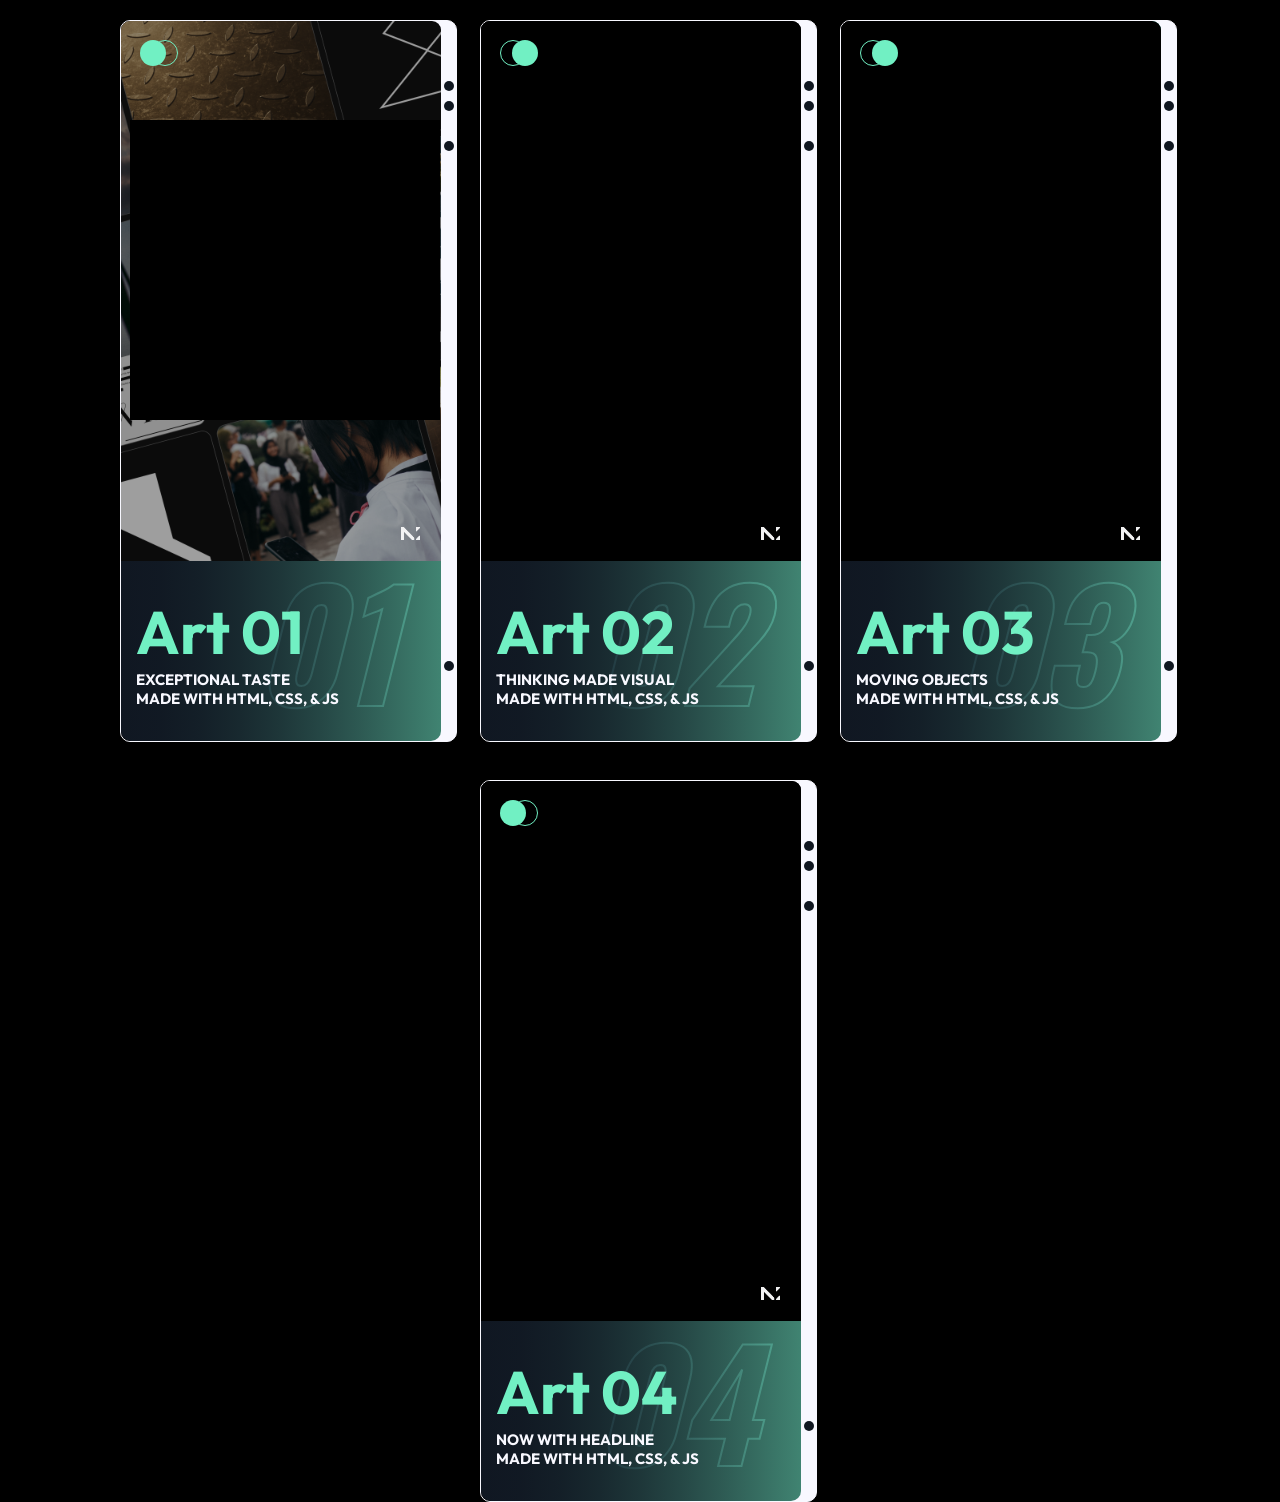
<file: index.html>
<!DOCTYPE html>
<html lang="en">
  <head>
    <meta charset="UTF-8" />
    <meta name="viewport" content="width=device-width, initial-scale=1.0" />
    <link rel="stylesheet" href="card.css" />
    <script src="card.js" defer></script>
    <title>Animation</title>
  </head>
  <body>
    <div class="container">
      <div class="card">
        <div class="border">
          <br /><br /><br />
          <div class="circle"></div>
          <br />
          <div class="circle"></div>
          <br /><br />
          <div class="circle"></div>
          <br /><br /><br /><br /><br /><br /><br /><br /><br />
          <br /><br /><br /><br /><br /><br /><br /><br /><br />
          <br /><br /><br /><br /><br /><br /><br /><br />
          <div class="circle"></div>
        </div>
        <div class="content"><img src="src/1.png" /></div>
        <div class="bot-sect">
          <div class="act">01</div>
          <div class="title">Art 01</div>
          <div class="text">EXCEPTIONAL TASTE</div>
          <div class="text">MADE WITH HTML, CSS, & JS</div>
        </div>
        <div class="motion"></div>
        <div class="headline">
          <div class="text-row">
            <div class="block-hid"></div>
            <div class="block"></div>
            MOTION
          </div>
          <div class="text-row">
            <div class="block-hid"></div>
            <div class="block"></div>
            GRAPHIC
          </div>
          <div class="text-row">
            <div class="block-hid"></div>
            <div class="block"></div>
            PROJECT
          </div>
        </div>
        <div class="overlay">
          <div class="corner-circle"></div>
          <div class="corner-circle-outline"></div>
          <img src="src/logo.png" class="logo" />
        </div>
      </div>
      <div class="card">
        <div class="border">
          <br /><br /><br />
          <div class="circle"></div>
          <br />
          <div class="circle"></div>
          <br /><br />
          <div class="circle"></div>
          <br /><br /><br /><br /><br /><br /><br /><br /><br />
          <br /><br /><br /><br /><br /><br /><br /><br /><br />
          <br /><br /><br /><br /><br /><br /><br /><br />
          <div class="circle"></div>
        </div>
        <div class="content"><img src="src/2.png" /></div>
        <div class="bot-sect">
          <div class="act">02</div>
          <div class="title">Art 02</div>
          <div class="text">THINKING MADE VISUAL</div>
          <div class="text">MADE WITH HTML, CSS, & JS</div>
        </div>
        <div class="motion"></div>
        <div class="headline">
          <div class="text-row">
            <div class="block-hid"></div>
            <div class="block"></div>
            WEBSITE
          </div>
          <div class="text-row">
            <div class="block-hid"></div>
            <div class="block"></div>
            BASED
          </div>
          <div class="text-row">
            <div class="block-hid"></div>
            <div class="block"></div>
            ART
          </div>
        </div>
        <div class="overlay">
          <div class="corner-circle"></div>
          <div class="corner-circle-outline"></div>
          <img src="src/logo.png" class="logo" />
        </div>
      </div>
      <div class="card">
        <div class="border">
          <br /><br /><br />
          <div class="circle"></div>
          <br />
          <div class="circle"></div>
          <br /><br />
          <div class="circle"></div>
          <br /><br /><br /><br /><br /><br /><br /><br /><br />
          <br /><br /><br /><br /><br /><br /><br /><br /><br />
          <br /><br /><br /><br /><br /><br /><br /><br />
          <div class="circle"></div>
        </div>
        <div class="content"><img src="src/3.png" /></div>
        <div class="bot-sect">
          <div class="act">03</div>
          <div class="title">Art 03</div>
          <div class="text">MOVING OBJECTS</div>
          <div class="text">MADE WITH HTML, CSS, & JS</div>
        </div>
        <div class="motion"></div>
        <div class="headline">
          <div class="text-row">
            <div class="block-hid"></div>
            <div class="block"></div>
            HAND
          </div>
          <div class="text-row">
            <div class="block-hid"></div>
            <div class="block"></div>
            CRAFTED
          </div>
          <div class="text-row">
            <div class="block-hid"></div>
            <div class="block"></div>
            CREATION
          </div>
        </div>
        <div class="overlay">
          <div class="corner-circle"></div>
          <div class="corner-circle-outline"></div>
          <img src="src/logo.png" class="logo" />
        </div>
      </div>
      <div class="card">
        <div class="border">
          <br /><br /><br />
          <div class="circle"></div>
          <br />
          <div class="circle"></div>
          <br /><br />
          <div class="circle"></div>
          <br /><br /><br /><br /><br /><br /><br /><br /><br />
          <br /><br /><br /><br /><br /><br /><br /><br /><br />
          <br /><br /><br /><br /><br /><br /><br /><br />
          <div class="circle"></div>
        </div>
        <div class="content"><img src="src/4.png" /></div>
        <div class="bot-sect">
          <div class="act">04</div>
          <div class="title">Art 04</div>
          <div class="text">NOW WITH HEADLINE</div>
          <div class="text">MADE WITH HTML, CSS, & JS</div>
        </div>
        <div class="motion"></div>
        <div class="headline">
          <div class="text-row">
            <div class="block-hid"></div>
            <div class="block"></div>
            2 DAYS
          </div>
          <div class="text-row">
            <div class="block-hid"></div>
            <div class="block"></div>
            OF
          </div>
          <div class="text-row">
            <div class="block-hid"></div>
            <div class="block"></div>
            WORK
          </div>
        </div>
        <div class="overlay">
          <div class="corner-circle"></div>
          <div class="corner-circle-outline"></div>
          <img src="src/logo.png" class="logo" />
        </div>
      </div>
    </div>
  </body>
</html>
</file>
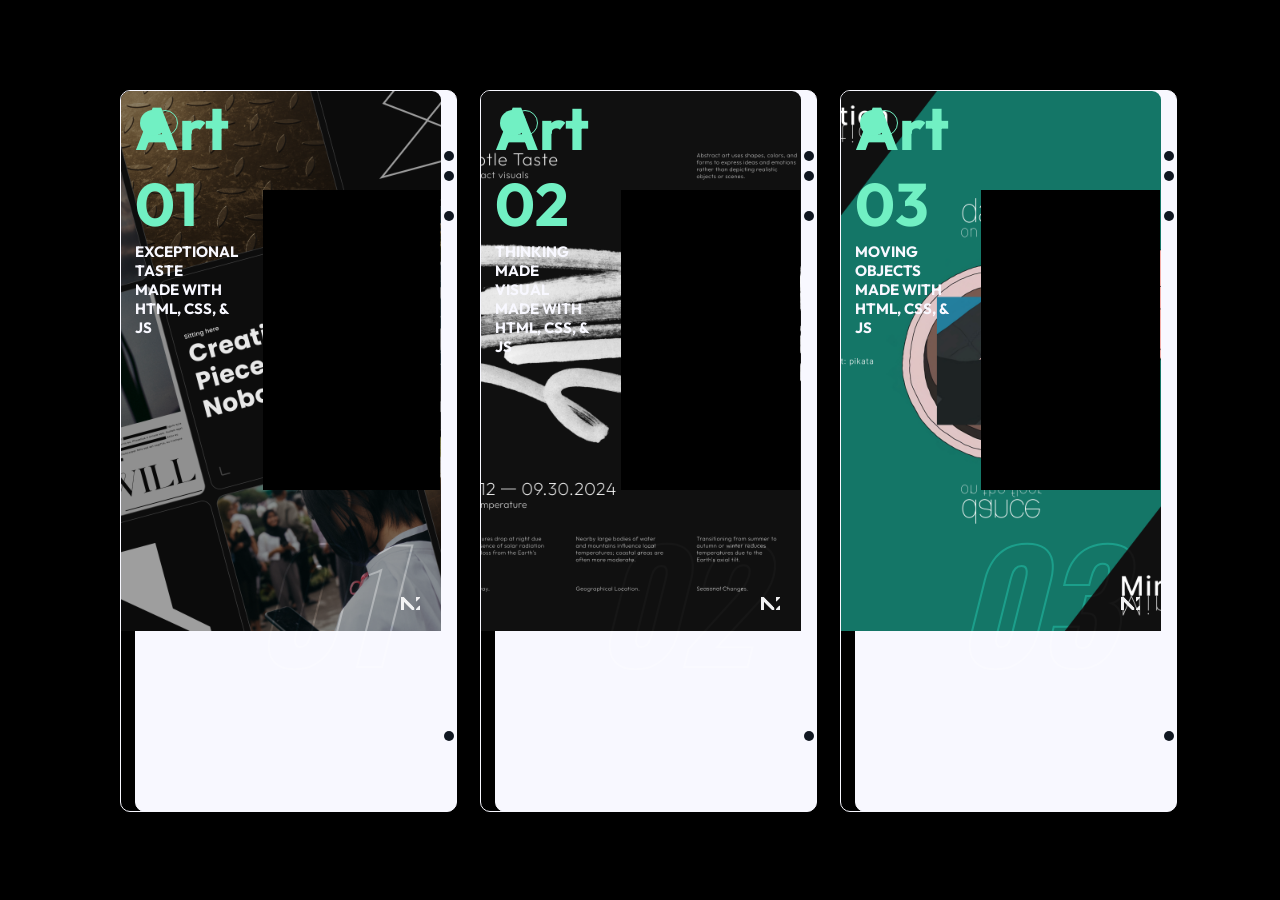
<file: card.html>
<!DOCTYPE html>
<html lang="en">
  <head>
    <meta charset="UTF-8" />
    <meta name="viewport" content="width=device-width, initial-scale=1.0" />
    <link rel="stylesheet" href="card.css" />
    <script src="card.js" defer></script>
    <title>Animation</title>
  </head>
  <body>
    <div class="container">
      <div class="card">
        <div class="border">
          <br /><br /><br />
          <div class="circle"></div>
          <br />
          <div class="circle"></div>
          <br /><br />
          <div class="circle"></div>
          <br /><br /><br /><br /><br /><br /><br /><br /><br />
          <br /><br /><br /><br /><br /><br /><br /><br /><br />
          <br /><br /><br /><br /><br /><br /><br /><br />
          <div class="circle"></div>
        </div>
        <div class="content"><img src="src/1.png" /></div>
        <div class="hero">
          <div class="act">01</div>
          <div class="title">Art 01</div>
          <div class="text">EXCEPTIONAL TASTE</div>
          <div class="text">MADE WITH HTML, CSS, & JS</div>
        </div>
        <div class="motion"></div>
        <div class="headline">
          <div class="text-row">
            <div class="block-hid"></div>
            <div class="block"></div>
            MOTION
          </div>
          <div class="text-row">
            <div class="block-hid"></div>
            <div class="block"></div>
            GRAPHIC
          </div>
          <div class="text-row">
            <div class="block-hid"></div>
            <div class="block"></div>
            PROJECT
          </div>
        </div>
        <div class="overlay">
          <div class="corner-circle"></div>
          <div class="corner-circle-outline"></div>
          <img src="src/logo.png" class="logo" />
        </div>
      </div>
      <div class="card">
        <div class="border">
          <br /><br /><br />
          <div class="circle"></div>
          <br />
          <div class="circle"></div>
          <br /><br />
          <div class="circle"></div>
          <br /><br /><br /><br /><br /><br /><br /><br /><br />
          <br /><br /><br /><br /><br /><br /><br /><br /><br />
          <br /><br /><br /><br /><br /><br /><br /><br />
          <div class="circle"></div>
        </div>
        <div class="content"><img src="src/2.png" /></div>
        <div class="hero">
          <div class="act">02</div>
          <div class="title">Art 02</div>
          <div class="text">THINKING MADE VISUAL</div>
          <div class="text">MADE WITH HTML, CSS, & JS</div>
        </div>
        <div class="motion"></div>
        <div class="headline">
          <div class="text-row">
            <div class="block-hid"></div>
            <div class="block"></div>
            WEBSITE
          </div>
          <div class="text-row">
            <div class="block-hid"></div>
            <div class="block"></div>
            BASED
          </div>
          <div class="text-row">
            <div class="block-hid"></div>
            <div class="block"></div>
            ART
          </div>
        </div>
        <div class="overlay">
          <div class="corner-circle"></div>
          <div class="corner-circle-outline"></div>
          <img src="src/logo.png" class="logo" />
        </div>
      </div>
      <div class="card">
        <div class="border">
          <br /><br /><br />
          <div class="circle"></div>
          <br />
          <div class="circle"></div>
          <br /><br />
          <div class="circle"></div>
          <br /><br /><br /><br /><br /><br /><br /><br /><br />
          <br /><br /><br /><br /><br /><br /><br /><br /><br />
          <br /><br /><br /><br /><br /><br /><br /><br />
          <div class="circle"></div>
        </div>
        <div class="content"><img src="src/3.png" /></div>
        <div class="hero">
          <div class="act">03</div>
          <div class="title">Art 03</div>
          <div class="text">MOVING OBJECTS</div>
          <div class="text">MADE WITH HTML, CSS, & JS</div>
        </div>
        <div class="motion"></div>
        <div class="headline">
          <div class="text-row">
            <div class="block-hid"></div>
            <div class="block"></div>
            HAND
          </div>
          <div class="text-row">
            <div class="block-hid"></div>
            <div class="block"></div>
            CRAFTED
          </div>
          <div class="text-row">
            <div class="block-hid"></div>
            <div class="block"></div>
            CREATION
          </div>
        </div>
        <div class="overlay">
          <div class="corner-circle"></div>
          <div class="corner-circle-outline"></div>
          <img src="src/logo.png" class="logo" />
        </div>
      </div>
      <!-- <div class="card">
        <div class="border">
          <br /><br /><br />
          <div class="circle"></div>
          <br />
          <div class="circle"></div>
          <br /><br />
          <div class="circle"></div>
          <br /><br /><br /><br /><br /><br /><br /><br /><br />
          <br /><br /><br /><br /><br /><br /><br /><br /><br />
          <br /><br /><br /><br /><br /><br /><br /><br />
          <div class="circle"></div>
        </div>
        <div class="content"><img src="src/4.png" /></div>
        <div class="hero">
          <div class="act">04</div>
          <div class="title">Art 04</div>
          <div class="text">NOW WITH HEADLINE</div>
          <div class="text">MADE WITH HTML, CSS, & JS</div>
        </div>
        <div class="motion"></div>
        <div class="headline">
          <div class="text-row">
            <div class="block-hid"></div>
            <div class="block"></div>
            2 DAYS
          </div>
          <div class="text-row">
            <div class="block-hid"></div>
            <div class="block"></div>
            OF
          </div>
          <div class="text-row">
            <div class="block-hid"></div>
            <div class="block"></div>
            WORK
          </div>
        </div>
        <div class="overlay">
          <div class="corner-circle"></div>
          <div class="corner-circle-outline"></div>
          <img src="src/logo.png" class="logo" />
        </div>
      </div> -->
    </div>
  </body>
</html>
</file>
<file: card.css>
@import url("https://fonts.googleapis.com/css2?family=Oswald:wght@200..700&family=Outfit:wght@100..900&display=swap");

* {
  margin: 0;
  padding: 0;
  color: #f8f8ff;
  font-family: Outfit, sans-serif;
  transition-timing-function: cubic-bezier(0.69, 0, 0, 1);
}

html {
  overflow-x: hidden;
}

body {
  background-color: #000;
}

.container {
  width: 100vw;
  height: 100vh;
  display: flex;
  align-items: center;
  justify-content: center;
  flex-wrap: wrap;
  flex-direction: row;
}

.card {
  width: 25%;
  height: 80%;
  margin: 20px;
  display: flex;
  position: relative;
}

.border {
  height: 100%;
  width: 100%;
  position: absolute;
  margin: 0 0 0 15px;
  border-radius: 10px;
  display: inline-block;
  border: #f8f8ff 1px solid;
  background-color: #f8f8ff;
}

.circle {
  width: 10px;
  height: 10px;
  float: right;
  margin: 0 2px 0 0;
  border-radius: 100px;
  background-color: #101721;
}

.content {
  width: 100%;
  height: 100%;
  display: flex;
  position: absolute;
  border-radius: 10px;
  border: #f8f8ff 1px solid;
}

.content > img {
  width: 100%;
  height: 75%;
  border-radius: 9px 9px 0 0;
  object-fit: cover;
  object-position: center;
}

.motion {
  height: 75%;
  width: 100%;
  position: absolute;
  border-radius: 9px 9px 0 0;
  margin: 1px 0 0 1px;
  display: inline-block;
  transition-delay: 2300ms;
  transform: scaley(100vw);
  transform-origin: bottom;
  transition-property: all;
  transition-duration: 0.8s;
  background-color: #000;
}

.show {
  transform: scaley(0);
}

.overlay {
  width: 100%;
  height: 75%;
  position: absolute;
  border-radius: 10px;
  display: inline-block;
}

.logo {
  right: 84%;
  width: 6%;
  bottom: 0;
  height: auto;
  margin: 20px;
  position: absolute;
  transition-delay: 600ms;
  transition-duration: 1s;
  transition-property: all;
}

.right {
  right: 0;
}

.corner-circle {
  width: 26px;
  height: 26px;
  margin: 20px;
  margin-left: 32px;
  position: absolute;
  border-radius: 100px;
  transition-delay: 600ms;
  transition-property: all;
  transition-duration: 0.8s;
  background-color: #71f0c3;
}

.corner-circle-outline {
  width: 24px;
  height: 24px;
  margin: 20px;
  position: absolute;
  border-radius: 100px;
  transition-delay: 600ms;
  transition-property: all;
  transition-duration: 0.8s;
  border: #71f0c3 1px solid;
}

.switch {
  margin-left: 20px;
}

.switch-outline {
  margin-left: 32px;
}

.bot-sect {
  bottom: 0;
  width: 100%;
  height: 25%;
  overflow: hidden;
  position: absolute;
  margin: 0 0 -1px 1px;
  align-content: center;
  border-radius: 0 0 10px 10px;
  background: linear-gradient(
    90deg,
    rgb(6.275% 9.02% 13.333%) 0%,
    rgb(6.636% 9.837% 13.932%) 12.5%,
    rgb(7.707% 12.258% 15.707%) 25%,
    rgb(9.447% 16.19% 18.588%) 37.5%,
    rgb(11.788% 21.482% 22.465%) 50%,
    rgb(14.64% 27.93% 27.189%) 62.5%,
    rgb(17.895% 35.286% 32.579%) 75%,
    rgb(21.426% 43.268% 38.428%) 87.5%,
    rgb(25.098% 51.569% 44.51%) 100%,
    rgb(28.77% 59.87% 50.592%) 112.5%,
    rgb(32.301% 67.851% 56.441%) 125%,
    rgb(35.556% 75.208% 61.831%) 137.5%,
    rgb(38.408% 81.655% 66.555%) 150%,
    rgb(40.749% 86.947% 70.432%) 162.5%,
    rgb(42.489% 90.879% 73.313%) 175%,
    rgb(43.56% 93.3% 75.087%) 187.5%,
    rgb(43.922% 94.118% 75.686%) 200%
  );
}

.act {
  top: 80%;
  right: 0;
  opacity: 0;
  opacity: 0%;
  font-size: 150px;
  font-weight: bold;
  margin-right: 45px;
  position: absolute;
  color: transparent;
  font-style: italic;
  font-family: Oswald;
  mix-blend-mode: overlay;
  transition-property: all;
  transition-duration: 1s;
  transform: translateY(-80%);
  -webkit-text-stroke: 2px #ffffff59;
}

.title {
  padding: 0 15px;
  font-size: 60px;
  color: #71f0c3;
  font-weight: bold;
  transition-property: all;
  transition-duration: 1s;
  transform: translateX(-60%);
  animation: flicker 1s;
  animation-delay: 700ms;
}

.text {
  padding: 0 15px;
  font-size: 15px;
  color: #f8f8ff;
  font-weight: bold;
  transition-property: all;
  transition-duration: 1s;
  transform: translateX(-75%);
  animation: flicker 1s;
  animation-delay: 700ms;
}

.done {
  transform: translateX(0);
}

.doneAct {
  opacity: 100%;
}

.headline {
  width: 100%;
  padding: 100px 0 0 10px;
  overflow: hidden;
}

.text-row {
  width: 100%;
  height: 100px;
  font-size: 100px;
  font-weight: 700;
  line-height: 95%;
  overflow: hidden;
  position: relative;
  font-family: Oswald, sans-serif;
  letter-spacing: -2.5px;
}

.block-hid {
  right: 0;
  width: 0%;
  height: inherit;
  position: absolute;
  background: #000;
  transform-origin: left;
  transition-delay: 600ms;
  transition-property: all;
  transition-duration: 1.5s;
}

.slin-hid {
  width: 100%;
}

.block {
  right: 0;
  width: 0%;
  height: inherit;
  position: absolute;
  background: #71f0c3;
  transform: scaleX(100%);
  transform-origin: right;
  transition-delay: 600ms;
  transition-property: all;
  transition-duration: 1.5s;
}

.slin {
  width: 150%;
  right: 100%;
  transform: scaleX(0%);
}

.nothing {
  display: none;
}

@keyframes flicker {
  0% {
    opacity: 0;
  }
  9% {
    opacity: 0;
  }
  10% {
    opacity: 0.5;
  }
  13% {
    opacity: 0;
  }
  20% {
    opacity: 0.5;
  }
  25% {
    opacity: 1;
  }
}

@media (max-width: 768px) {
  .card {
    width: 75%;
    height: 80%;
    margin: 15px 0;
  }
}
</file>
